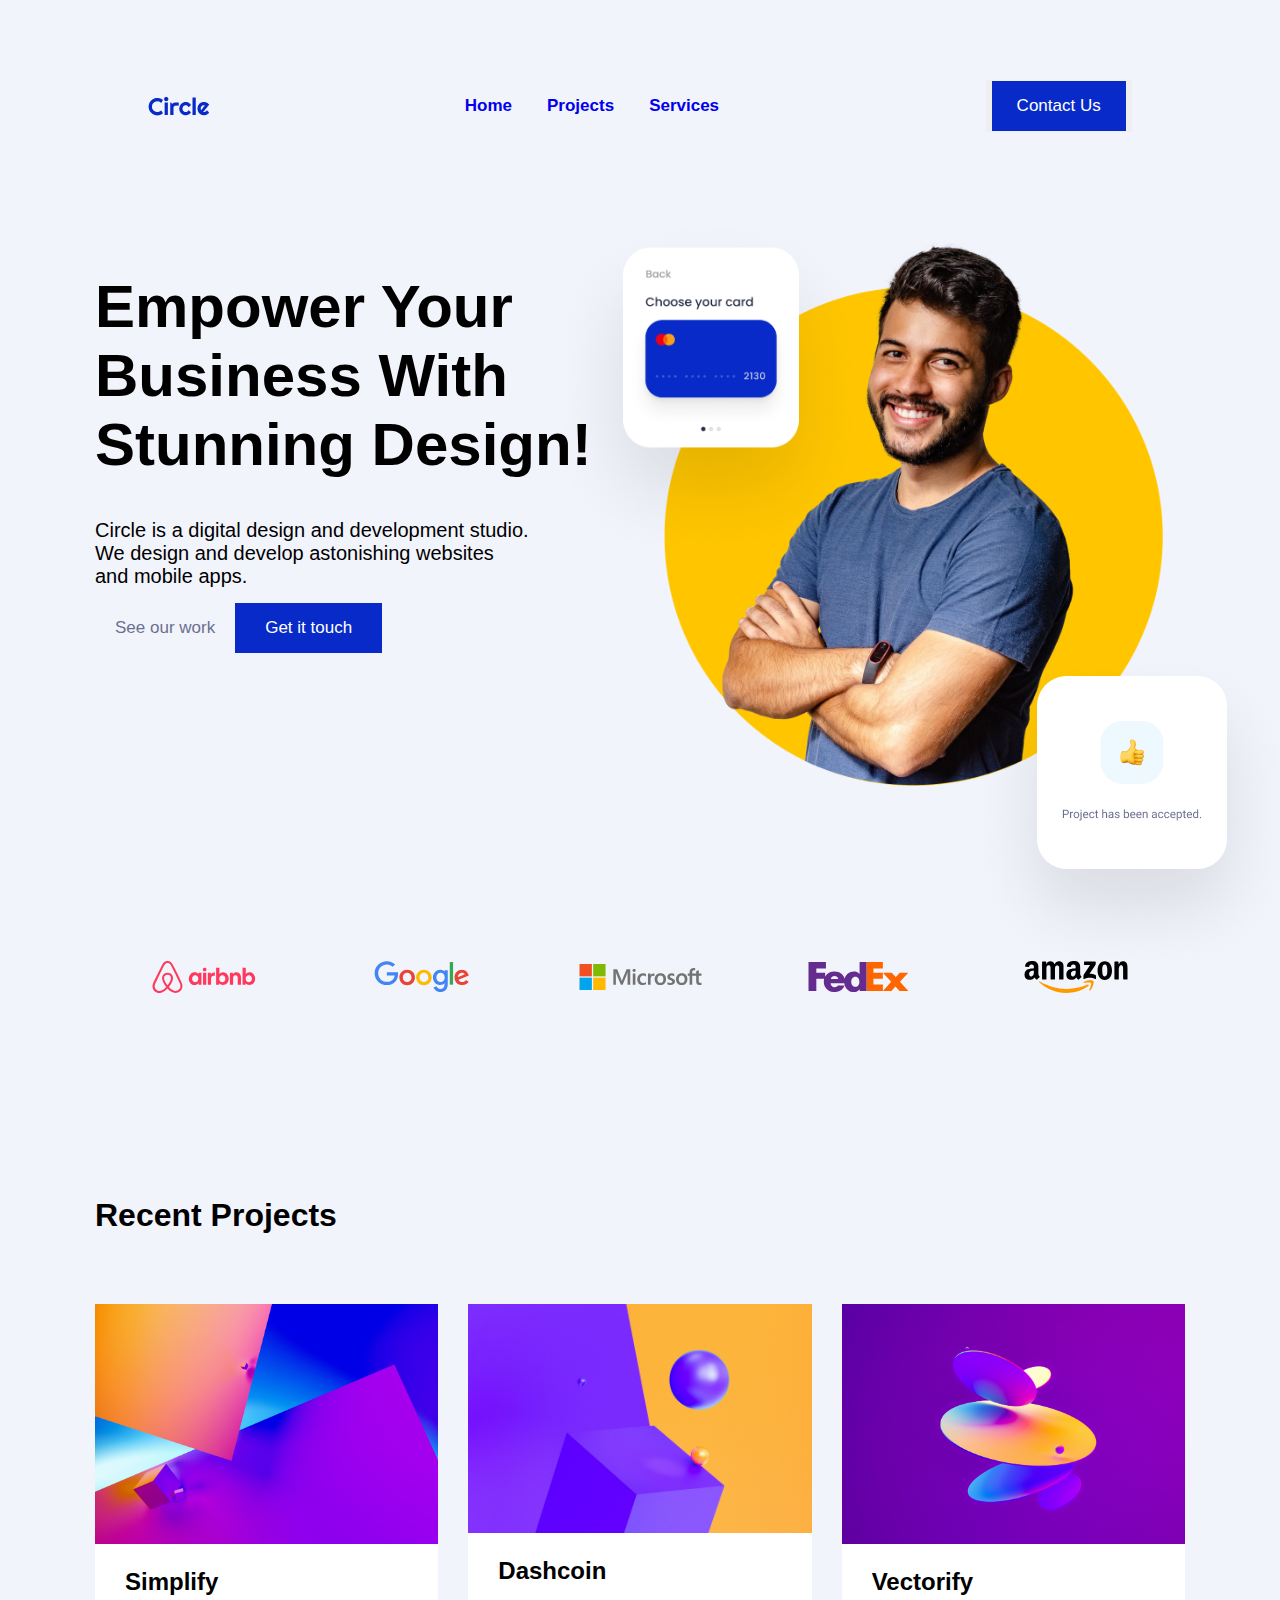
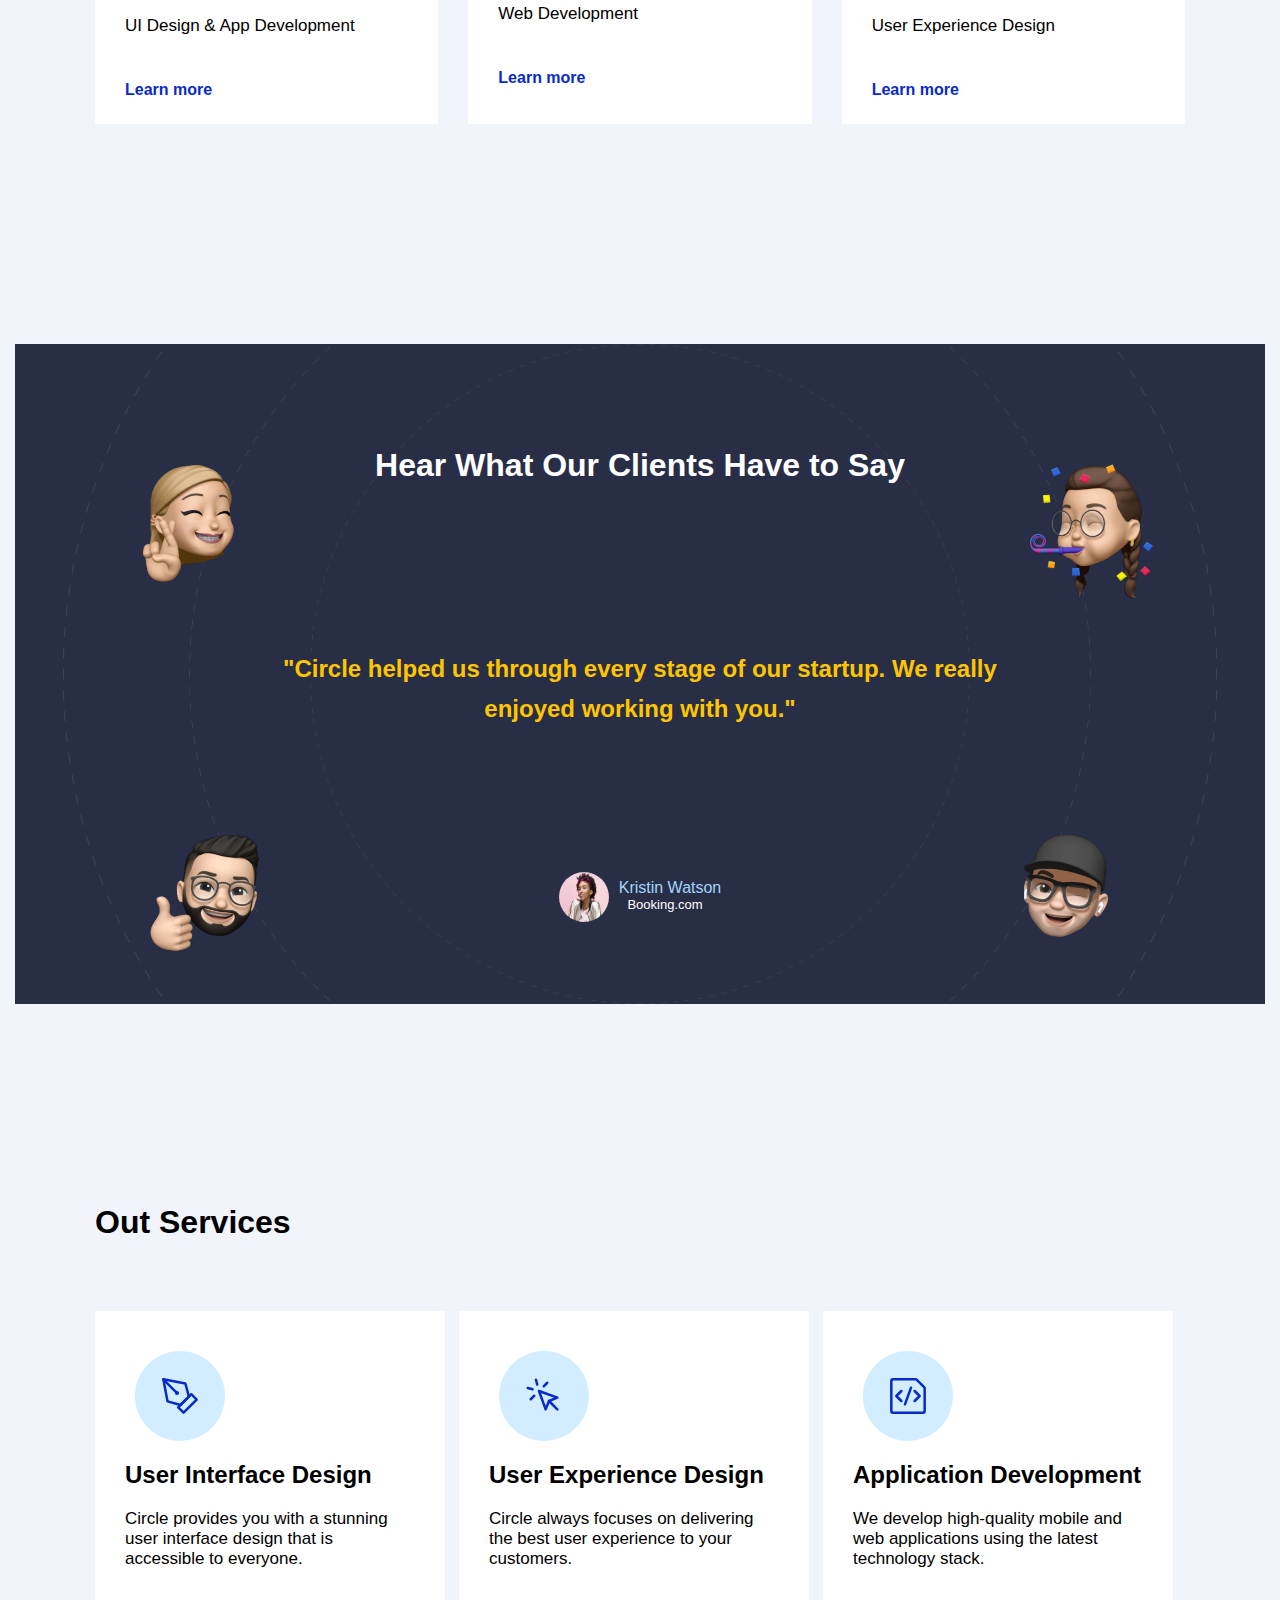
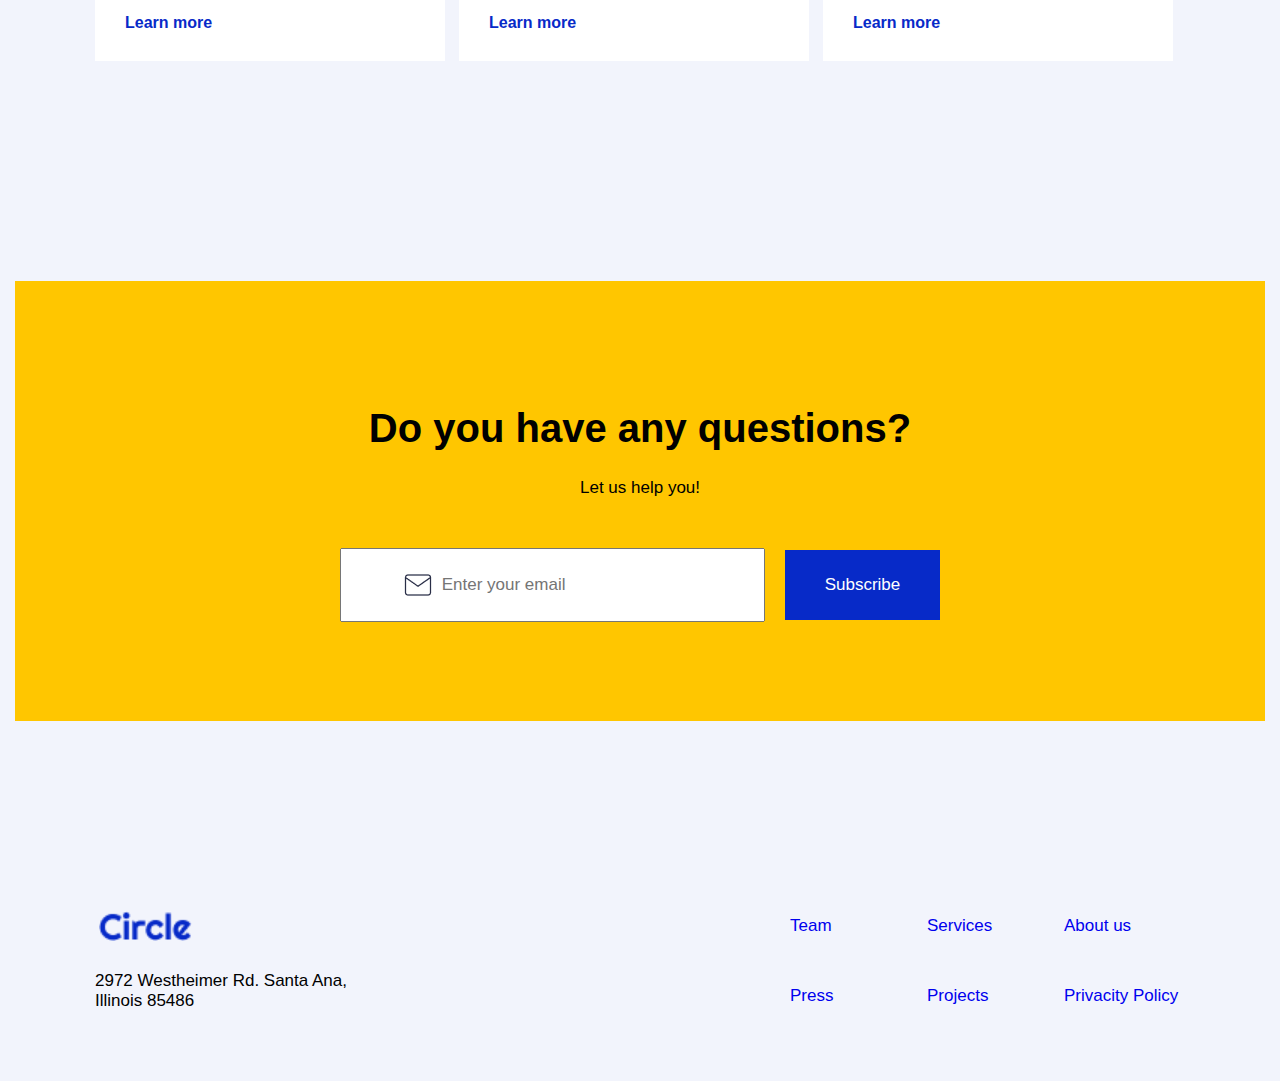
<file: index.html>
<!DOCTYPE html>
<html lang="en">
<head>
    <meta charset="UTF-8">
    <meta http-equiv="X-UA-Compatible" content="IE=edge">
    <meta name="viewport" content="width=device-width, initial-scale=1.0">
    <title>Circle Agency</title>
    <link rel="stylesheet" href="style.css" class="css">
    <link rel="shortcut icon" href="images/logopag.ico" />
    <script defer src="script.js"></script>
</head>
<body>

<!-- OPTIONS -->

<div class="container">
    <div class="options row">
      <div class="circle-logo">
        <a href="index.html"><img src="images/Logo.png"></a>
      </div>
      <div class="nav">
        <a href="index.html" target="_blank">
        Home
        </a>
        <a href="#projectsID">
        Projects
        </a>
        <a href="#servicesID">
        Services
        </a>
      </div>
      <button class="contact-btn">
        <a href="contact.html" target="_blank">Contact Us</a>
      </button>
    </div>

<!-- OPTIONS2 -->

    <div class="grid-container">
        <div class="card">
          <h1>Empower Your Business With Stunning Design!</h1>
          <span>Circle is a digital design and development studio. We design and develop astonishing websites and mobile apps.</span>
          <div class="card-btn">
            <a href="#" class="card-btn-1">See our work</a>
            <a href="#" class="card-btn-2">Get it touch</a>
          </div>
        </div>
       
        <div class="card-hero">
          <img class="image1" src="images/hero-image.png">
          <img class="image3" src="images/Card 1.png">
          <img class="image4" src="images/Card 2.png">
        </div>
      </div>    

<!-- LOGOS -->

      <div class="grid-container-logos">    
        <div class="logos">
          <img class="logo1" src="images/airbnb-logo.svg">
        </div>
        <div class="logos">
          <img class="logo2" src="images/google-logo.svg">     
        </div>
        <div class="logos">     
          <img class="logo3" src="images/microsoft-logo.svg">    
        </div>
        <div class="logos">         
          <img class="logo4" src="images/fedex-logo.svg">     
        </div>
        <div class="logos">
          <img class="logo5" src="images/amazon-logo.svg">
        </div>
      </div>   


<!-- RECENT PROJECTS -->
    <div class="projects-title">
      <h1 id="projectsID">Recent Projects</h1>
    </div>
      <div class="grid-projects">
        <div class="projects">
          <img id="imgRick" class="project1" src="images/project1.jpg">
          <h2 id="ricksanchez">Simplify</h2>
          <p id="rickDescription">UI Design & App Development</p>
          <a href="indexA.html"><span>Learn more</span></a>
          
        </div>
        <div class="projects">
          <img id="imgMorty" class="project2" src="images/project2.jpg">
          <h2 id="mortyTitle">Dashcoin</h2>
          <p id="mortyDescription">Web Development</p>
          <a href="indexB.html"><span>Learn more</span></a>
        </div>
          <div class="projects">
            <img id="imgAnts" class="project3" src="images/project3.jpg">
          <h2 id="antsTitle">Vectorify</h2>
          <p id="antsDescription">User Experience Design</p>
          <a href="indexC.html"><span>Learn more</span></a>
      </div>
  
</div>
 
  
<!-- BANNER EMOJIS -->

<div class="grid-clients">
  <div class="card-emojis">
    <img class="emoji1" src="images/memoji-1.png">
    <img class="emoji3" src="images/memoji-3.png">
  </div>

  <div class="text-clients">
    <div class="text">
      <h1>Hear What Our Clients Have to Say</h1>
      <div class="card-text">
        <h2><b>"Circle helped us through every stage of our startup. We really enjoyed working with you."</b></h2>
      </div>
      <div class="card-text-profile">
        <img class="imgprofile" src="images/profile.png">
        <div class="card-profile-text">
        <p>Kristin Watson</p>
        <span>Booking.com</span>
      </div>
      </div>
    </div>
  </div>
  

  <div class="card-emojis">
    <img class="emoji4" src="images/memoji-4.png">
    <img class="emoji2" src="images/memoji-2.png">
  </div>

</div>


<!-- OUR SERVICES -->

<div class="services-title">
  <h1 id="servicesID">Out Services</h1>
</div>
  <div class="grid-services">
    <div class="services">
      <div class="servicesicon1"></div>
      <h2>User Interface Design</h2>
      <p>Circle provides you with a stunning user interface design that is accessible to everyone.</p>
      <span>Learn more</span>
    </div>

    <div class="services">
      <div class="servicesicon2"></div>
      <h2>User Experience Design</h2>
      <p>Circle always focuses on delivering the best user experience to your customers.</p>
      <span>Learn more</span>
    </div>

      <div class="services">
        <div class="servicesicon3"></div>
      <h2>Application Development</h2>
      <p>We develop high-quality mobile and web applications using the latest technology stack.</p>
      <span>Learn more</span>
  </div>
</div>


<!-- QUESTIONS -->


  <div class="grid-contact">
    <div class="card-contact">
      <div class="text-questions">
        <h1>Do you have any questions?</h1>
        <div class="card-text-questions">
          <h2>Let us help you!</h2>
        </div>
        <form method="get">
        <div class="card-email">
          <div class="emailicon"></div>
          <input class="email-btn" type="email" placeholder="Enter your email">
          <div class="card-button">
            <a href="#" class="card-button1">Subscribe</a>
          </div>
        </div>
      </form>
      </div>
    </div>
  </div>


<!-- ABOUT -->

<div class="about-grid">
  <div class="grid-options">
  <div class="circle-logo1"></div>
    <div class="direction">2972 Westheimer Rd. Santa Ana, Illinois 85486</div>
  </div>
  <div class="options-about">
    <a href="http://google.es" target="_blank">Team</a>
    <a href="http://google.es" target="_blank">Services</a>
    <a href="http://google.es" target="_blank">About us</a>
    <a href="http://google.es" target="_blank">Press</a>
    <a href="http://google.es" target="_blank">Projects</a>
    <a href="http://google.es" target="_blank">Privacity Policy</a>
  </div>
</div>


 





</div>



</body>

</html>
</file>
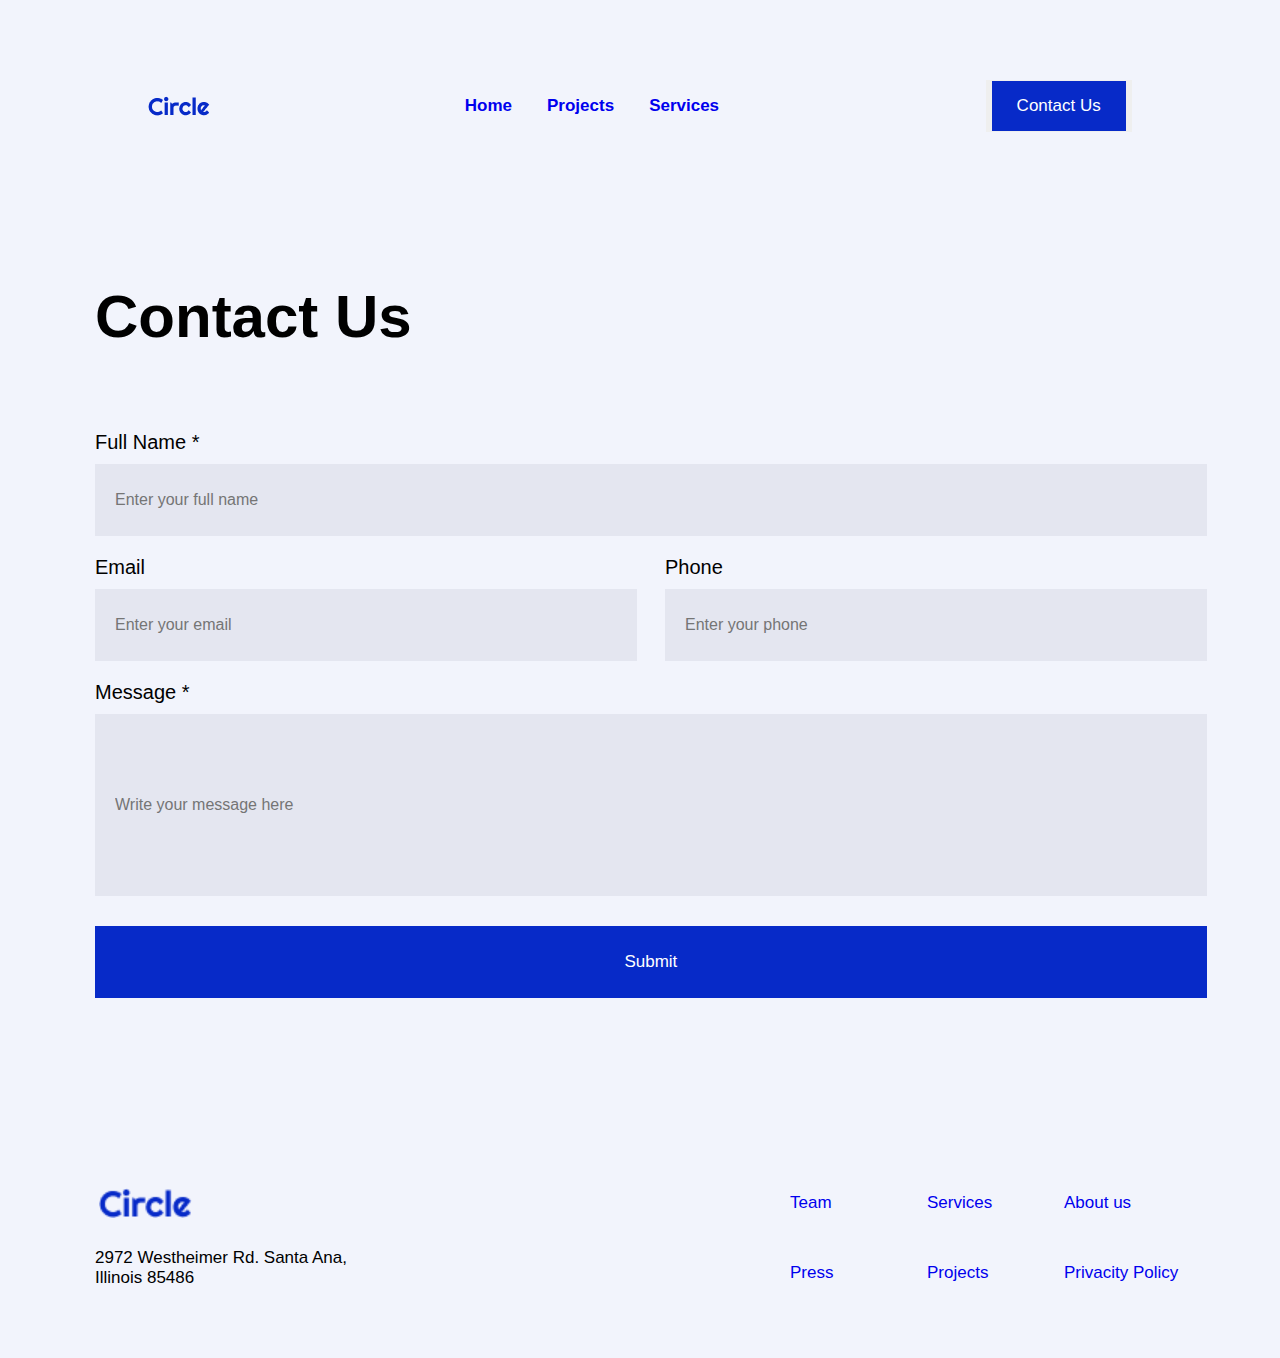
<file: contact.html>
<!DOCTYPE html>
<html lang="en">
<head>
    <meta charset="UTF-8">
    <meta http-equiv="X-UA-Compatible" content="IE=edge">
    <meta name="viewport" content="width=device-width, initial-scale=1.0">
    <title>Contact us</title>
    <link rel="stylesheet" href="style.css" class="css">
    <link rel="shortcut icon" href="images/logopag.ico" />
    <script src="script.js"></script>
</head>
<body>
    <!-- OPTIONS -->
<div class="container">
    <div class="options row">
      <div class="circle-logo">
        <a href="index.html"><img src="images/Logo.png"></a>
      </div>
      <div class="nav">
        <a href="index.html">
        Home
        </a>
        <a href="#">
        Projects
        </a>
        <a href="#">
        Services
        </a>
      </div>
      <button class="contact-btn">
        <a href="contact.html" target="_blank">Contact Us</a>
      </button>
    </div>



 <!-- FORMULARIO -->
 <form id="email-form" name="email-form" data-name="Email Form" method="get" aria-label="Email Form">
    <div class="grid-form">
        <div class="contactus-title">
            <h1>Contact Us</h1>
        </div>

        <div class="fullname">
            <label for="fullnametext" class="contact-title">Full Name *</label>
            <input class="formname-btn" type="text" required="required" placeholder="Enter your full name">
        </div>

        <div class="emailphone">
            <div class="email">
                <label for="emailtext" class="contact-title">Email</label>
                <input class="formemail-btn" type="email" placeholder="Enter your email">
            </div>
            <div class="phone">
                <label for="phonetext" class="contact-title">Phone</label>
                <input class="formphone-btn" type="text"  onclick="phonenumber()" placeholder="Enter your phone">
            </div>
        </div>

        <div class="message">
            <label for="messagetext" class="contact-title">Message *</label>
            <input class="formmessage-btn" type="text" required="required" placeholder="Write your message here">
        </div>

        <button class="form-button">
          <a class="card-button1"><input class="card-button1" type="submit" value="Submit" placeholder="Submit"></a>
        </button>

        <!--<div class="form-button">-->
         <!-- <a href="#" class="card-button1" type="submit" value="submit" placeholder="Submit" onClick="placeOrder()">Submit</a> -->
        <!--</div> -->
      </form>
    </div>


<!-- ABOUT -->

<div class="about-grid">
    <div class="grid-options">
    <div class="circle-logo1"></div>
      <div class="direction">2972 Westheimer Rd. Santa Ana, Illinois 85486</div>
    </div>
    <div class="options-about">
      <a href="http://google.es" target="_blank">Team</a>
      <a href="http://google.es" target="_blank">Services</a>
      <a href="http://google.es" target="_blank">About us</a>
      <a href="http://google.es" target="_blank">Press</a>
      <a href="http://google.es" target="_blank">Projects</a>
      <a href="http://google.es" target="_blank">Privacity Policy</a>
    </div>
  </div>













</div>


</body>
</html>
</file>
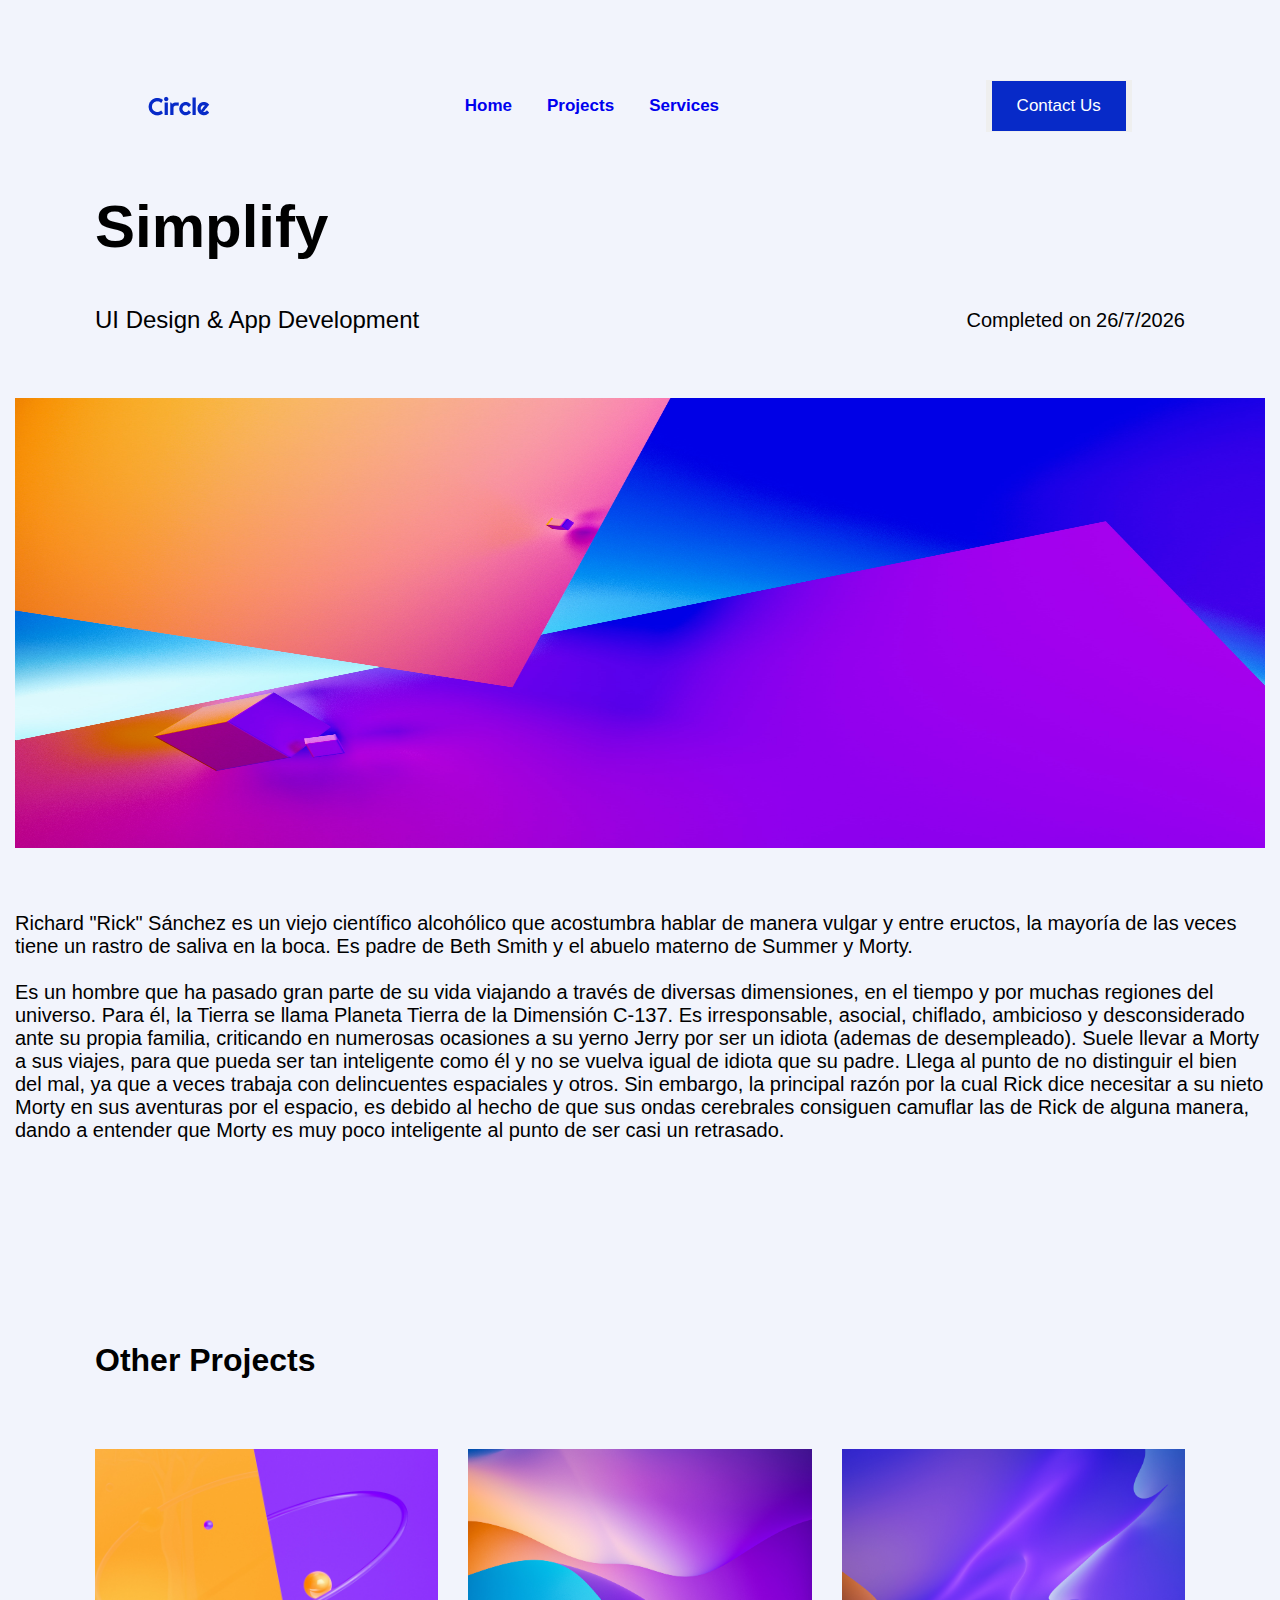
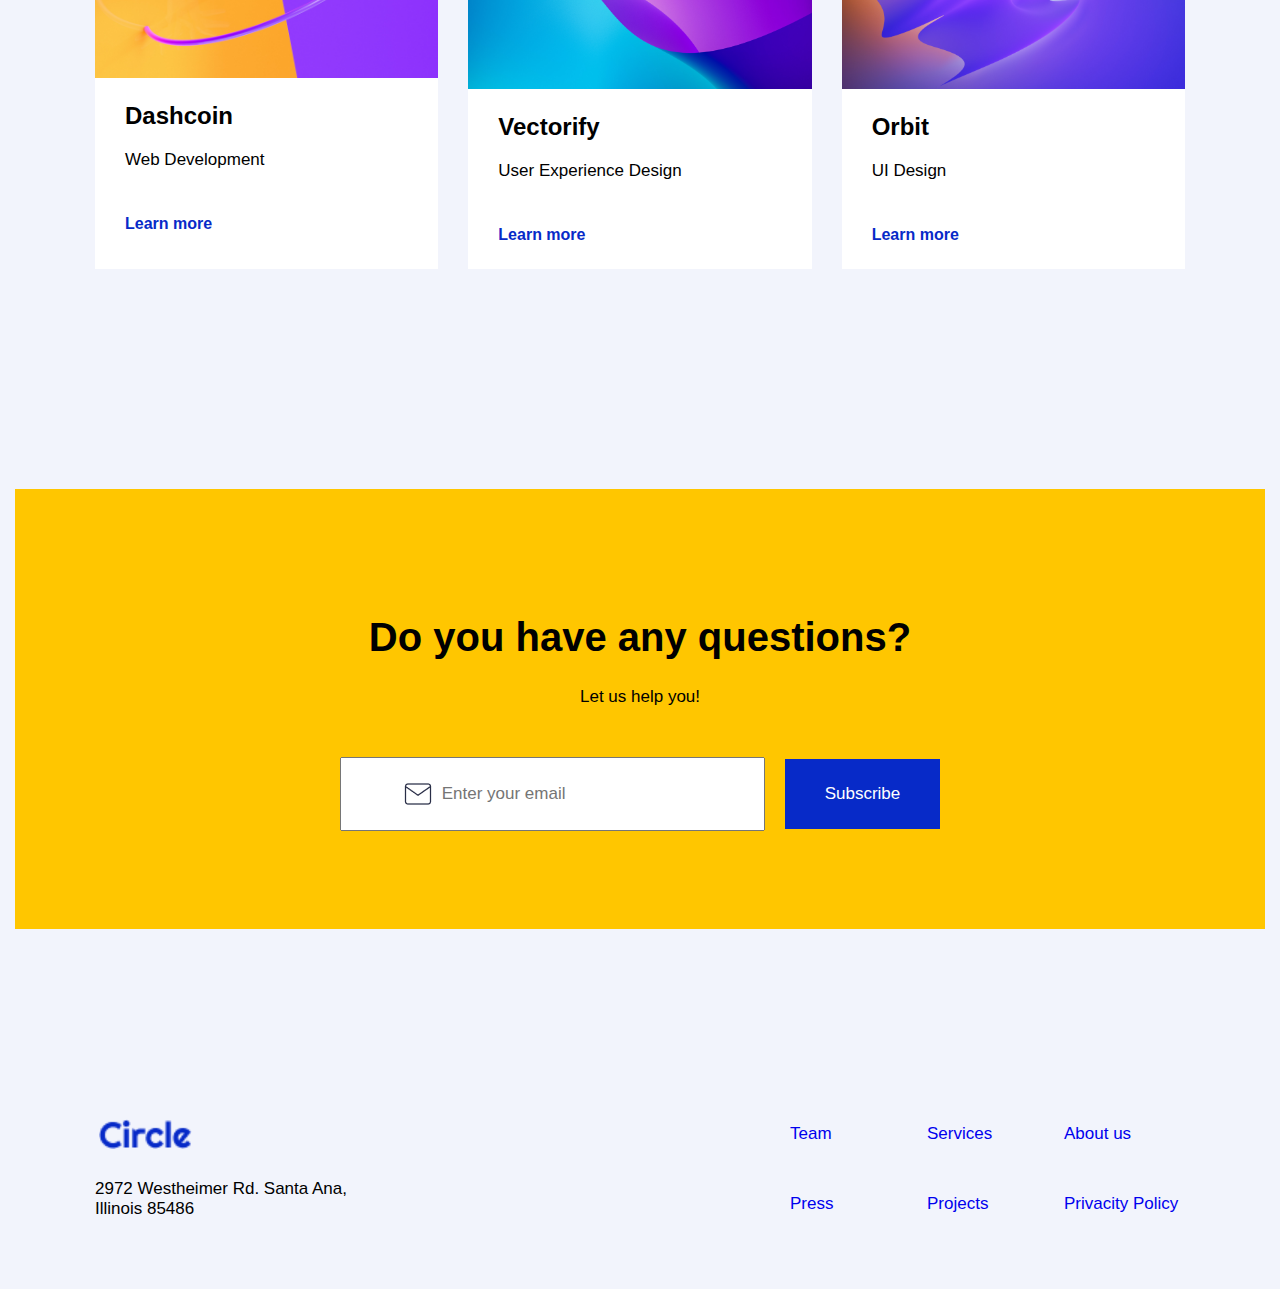
<file: indexA.html>
<!DOCTYPE html>
<html lang="en">
<head>
    <meta charset="UTF-8">
    <meta http-equiv="X-UA-Compatible" content="IE=edge">
    <meta name="viewport" content="width=device-width, initial-scale=1.0">
    <title>Circle Agency</title>
    <link rel="stylesheet" href="style.css" class="css">
    <link rel="shortcut icon" href="images/logopag.ico" />
    <script defer src="dashcoin.js"></script>
</head>
<body>

    <!-- OPTIONS -->
<div class="container">
    <div class="options row">
      <div class="circle-logo">
        <a href="index.html"><img src="images/Logo.png"></a>
      </div>
      <div class="nav">
        <a href="index.html" target="_blank">
          Home
          </a>
          <a href="#">
          Projects
          </a>
          <a href="#">
          Services
          </a>
      </div>
      <button class="contact-btn" onclick="javascript:contactUs();">
        <a href="contact.html" target="_blank">Contact Us</a>
      </button>
    </div>


    <div class="category">
      <div class="grid-info">
        <div class="title-info">
          <h1 id="ricksanchez">Simplify</h1>
        </div>
      </div>

          <div class="grid-date">
            <p id="rickDescription" class="personageD">UI Design & App Development</p>
        <div class="completedon">
          <p>Completed on</p>
          <div id="actualDate" class="date"></div>
        </div>
      </div>
    </div>
    
  

<div class="bannerimg">
  <img id="imgRick" class="banner" src="images/project1.jpg">
</div>

<div class="info">
  <p id="rickDescriptionTwo">Richard "Rick" Sánchez es un viejo científico alcohólico que acostumbra hablar de manera vulgar y entre eructos, la mayoría de las veces tiene un rastro de saliva en la boca. Es padre de Beth Smith y el abuelo materno de Summer y Morty.

    <br><br>Es un hombre que ha pasado gran parte de su vida viajando a través de diversas dimensiones, en el tiempo y por muchas regiones del universo. Para él, la Tierra se llama Planeta Tierra de la Dimensión C-137. Es irresponsable, asocial, chiflado, ambicioso y desconsiderado ante su propia familia, criticando en numerosas ocasiones a su yerno Jerry por ser un idiota (ademas de desempleado). Suele llevar a Morty a sus viajes, para que pueda ser tan inteligente como él y no se vuelva igual de idiota que su padre. Llega al punto de no distinguir el bien del mal, ya que a veces trabaja con delincuentes espaciales y otros. Sin embargo, la principal razón por la cual Rick dice necesitar a su nieto Morty en sus aventuras por el espacio, es debido al hecho de que sus ondas cerebrales consiguen camuflar las de Rick de alguna manera, dando a entender que Morty es muy poco inteligente al punto de ser casi un retrasado.</p>
</div>





<!-- OTHER PROJECTS -->

<div class="projects-title">
  <h1>Other Projects</h1>
</div>
  <div class="grid-projects">
    <div class="projects">
      <img id="einsteinImg" class="project1" src="images/project4.jpg">
      <h2 id="einsteinTitle">Dashcoin</h2>
      <p id="einsteinDescription">Web Development</p>
      <span>Learn more</span>
      
    </div>
    <div class="projects">
      <img id="agencyImg" class="project2" src="images/project5.jpg">
      <h2 id="agencyTitle">Vectorify</h2>
      <p id="agencyDescription">User Experience Design</p>
      <span>Learn more</span>
    </div>
      <div class="projects">
        <img id="abadangoImg" class="project3" src="images/project6.jpg">
      <h2 id="abadangoTitle">Orbit</h2>
      <p id="abadangoDescription">UI Design</p>
      <span>Learn more</span>
  </div>

</div>



<!-- QUESTIONS -->

<div class="grid-contact">
  <div class="card-contact">
    <div class="text-questions">
      <h1>Do you have any questions?</h1>
      <div class="card-text-questions">
        <h2>Let us help you!</h2>
      </div>
      <div class="card-email">
        <div class="emailicon"></div>
        <input class="email-btn" type="text" placeholder="Enter your email">
        <div class="card-button">
          <a href="#" class="card-button1">Subscribe</a>
        </div>
      </div>
    </div>
  </div>
</div>



<!-- ABOUT -->

<div class="about-grid">
  <div class="grid-options">
  <div class="circle-logo1"></div>
    <div class="direction">2972 Westheimer Rd. Santa Ana, Illinois 85486</div>
  </div>
  <div class="options-about">
    <a href="http://google.es" target="_blank">Team</a>
    <a href="http://google.es" target="_blank">Services</a>
    <a href="http://google.es" target="_blank">About us</a>
    <a href="http://google.es" target="_blank">Press</a>
    <a href="http://google.es" target="_blank">Projects</a>
    <a href="http://google.es" target="_blank">Privacity Policy</a>
  </div>
</div>















</div>



</body>
</html>
</file>
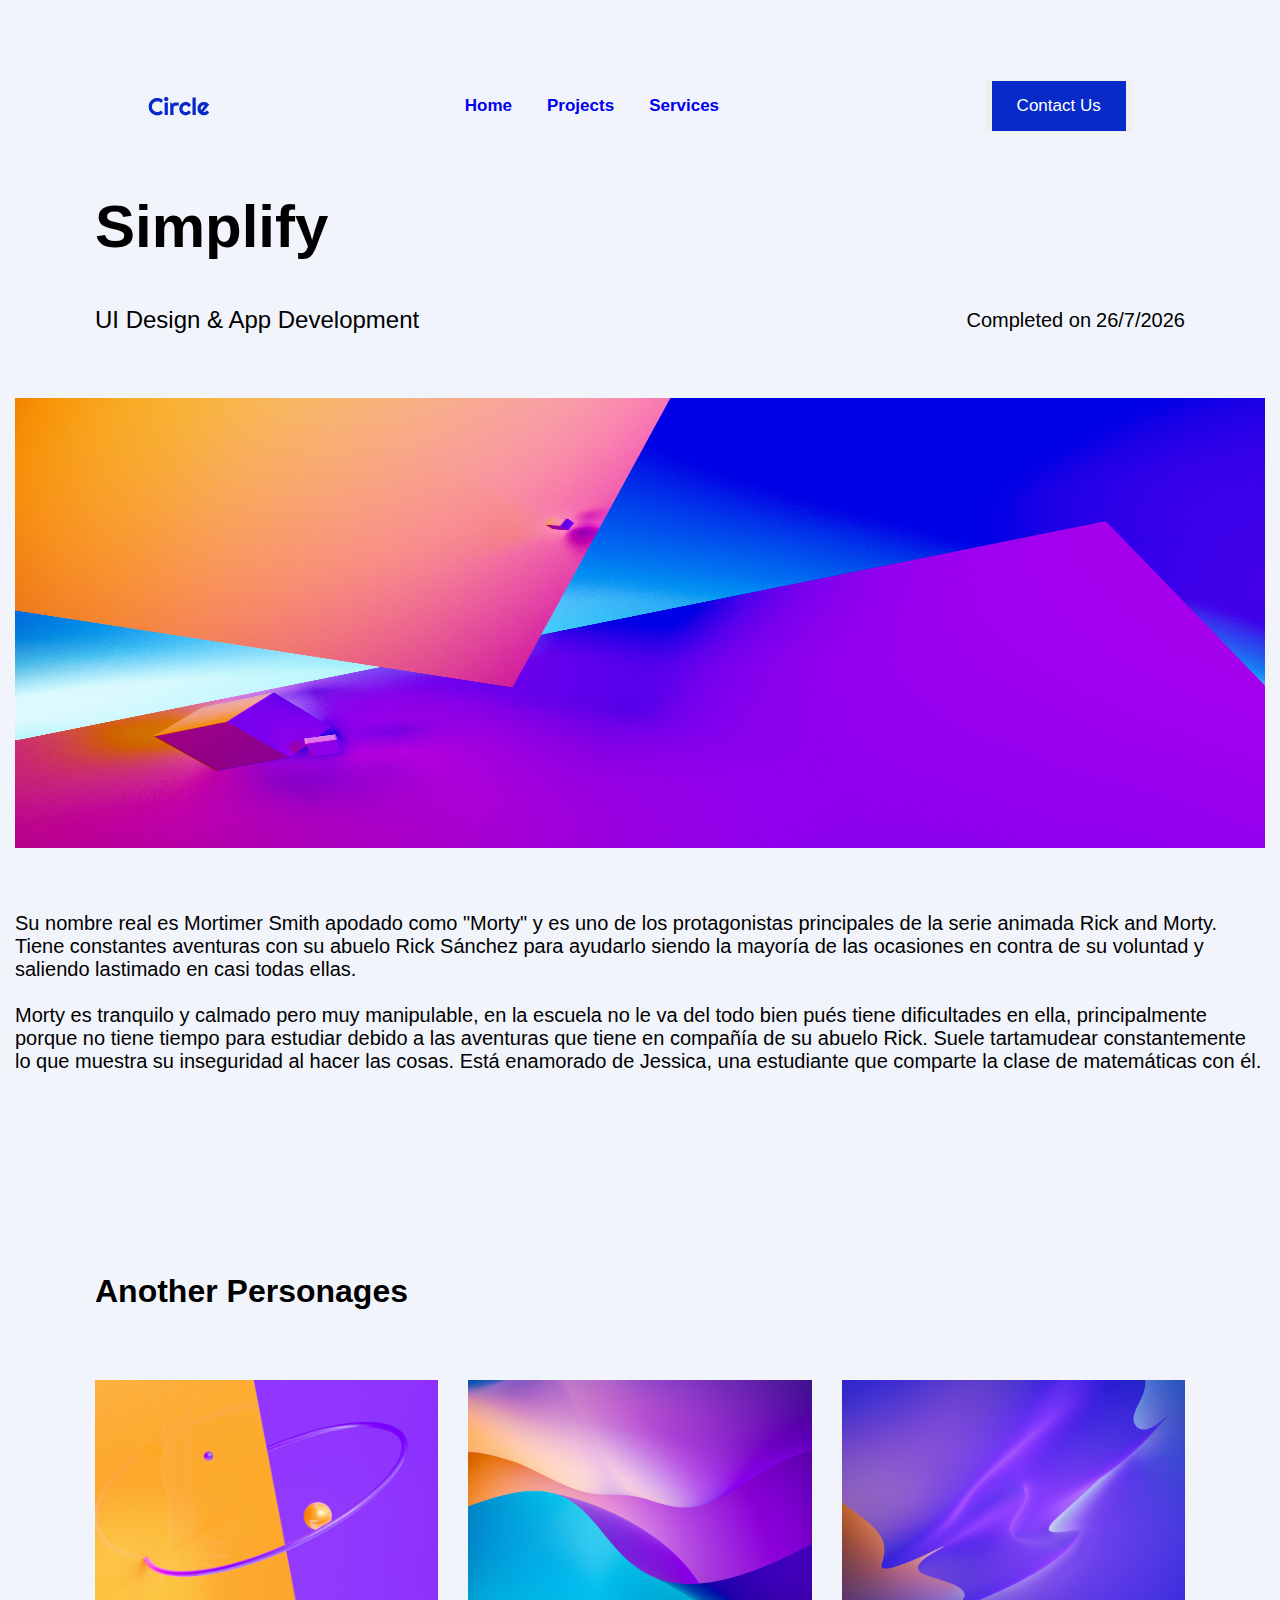
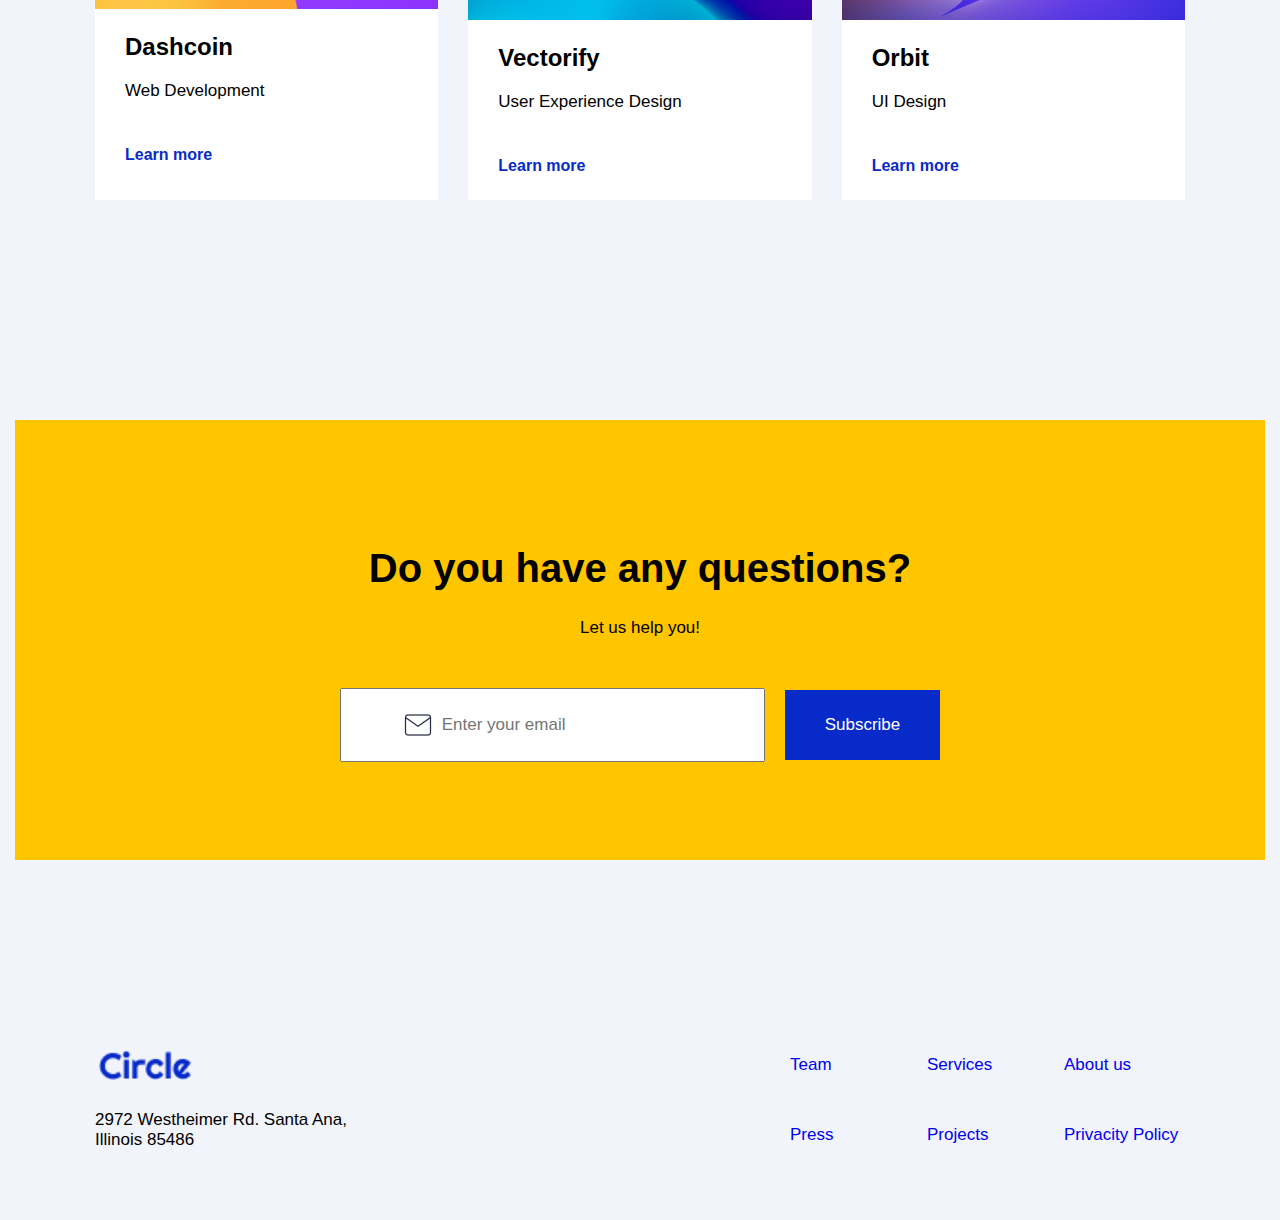
<file: indexB.html>
<!DOCTYPE html>
<html lang="en">
<head>
    <meta charset="UTF-8">
    <meta http-equiv="X-UA-Compatible" content="IE=edge">
    <meta name="viewport" content="width=device-width, initial-scale=1.0">
    <title>Circle Agency</title>
    <link rel="stylesheet" href="style.css" class="css">
    <link rel="shortcut icon" href="images/logopag.ico" />
    <script defer src="vectorify.js"></script>
</head>
<body>

    <!-- OPTIONS -->
<div class="container">
    <div class="options row">
      <div class="circle-logo">
        <a href="index.html"><img src="images/Logo.png"></a>
      </div>
      <div class="nav">
        <a href="index.html" target="_blank">
        Home
        </a>
        <a href="#">
        Projects
        </a>
        <a href="#">
        Services
        </a>
      </div>
      <button class="contact-btn" onclick="javascript:contactUs();">
        <a href="contact.html" target="_blank">Contact Us</a>
      </button>
    </div>



      <div class="category">
        <div class="grid-info">
          <div class="title-info">
            <h1 id="mortyTitle">Simplify</h1>
          </div>
        </div>
  
            <div class="grid-date">
              <p id="mortyDescription" class="personageD">UI Design & App Development</p>
          <div class="completedon">
            <p>Completed on</p>
            <div id="actualDate" class="date">2/2/22</div>
          </div>
        </div>
      </div>
  

<div class="bannerimg">
  <img id="imgMorty" class="banner" src="images/project1.jpg">
</div>

<div class="info">
  <p id="mortyDescriptionTwo">Su nombre real es Mortimer Smith apodado como "Morty" y es uno de los protagonistas principales de la serie animada Rick and Morty. Tiene constantes aventuras con su abuelo Rick Sánchez para ayudarlo siendo la mayoría de las ocasiones en contra de su voluntad y saliendo lastimado en casi todas ellas.

    <br><br>Morty es tranquilo y calmado pero muy manipulable, en la escuela no le va del todo bien pués tiene dificultades en ella, principalmente porque no tiene tiempo para estudiar debido a las aventuras que tiene en compañía de su abuelo Rick.

    Suele tartamudear constantemente lo que muestra su inseguridad al hacer las cosas. Está enamorado de Jessica, una estudiante que comparte la clase de matemáticas con él.</p>
</div>





<!-- OTHER PROJECTS -->

<div class="projects-title">
  <h1>Another Personages</h1>
</div>
  <div class="grid-projects">
    <div class="projects">
      <img id="summerImg" class="project1" src="images/project4.jpg">
      <h2 id="summerTitle">Dashcoin</h2>
      <p id="summerDescription">Web Development</p>
      <span>Learn more</span>
    </div>
    <div class="projects">
      <img id="amishImg" class="project2" src="images/project5.jpg">
      <h2 id="amishTitle">Vectorify</h2>
      <p id="amishDescription">User Experience Design</p>
      <span>Learn more</span>
    </div>
      <div class="projects">
        <img id="antennaImg" class="project3" src="images/project6.jpg">
      <h2 id="antennaTitle">Orbit</h2>
      <p id="antennaDescription">UI Design</p>
      <span>Learn more</span>
  </div>

</div>



<!-- QUESTIONS -->

<div class="grid-contact">
  <div class="card-contact">
    <div class="text-questions">
      <h1>Do you have any questions?</h1>
      <div class="card-text-questions">
        <h2>Let us help you!</h2>
      </div>
      <div class="card-email">
        <div class="emailicon"></div>
        <input class="email-btn" type="text" placeholder="Enter your email">
        <div class="card-button">
          <a href="#" class="card-button1">Subscribe</a>
        </div>
      </div>
    </div>
  </div>
</div>



<!-- ABOUT -->

<div class="about-grid">
  <div class="grid-options">
  <div class="circle-logo1"></div>
    <div class="direction">2972 Westheimer Rd. Santa Ana, Illinois 85486</div>
  </div>
  <div class="options-about">
    <a href="http://google.es" target="_blank">Team</a>
    <a href="http://google.es" target="_blank">Services</a>
    <a href="http://google.es" target="_blank">About us</a>
    <a href="http://google.es" target="_blank">Press</a>
    <a href="http://google.es" target="_blank">Projects</a>
    <a href="http://google.es" target="_blank">Privacity Policy</a>
  </div>
</div>















</div>



</body>
</html>
</file>
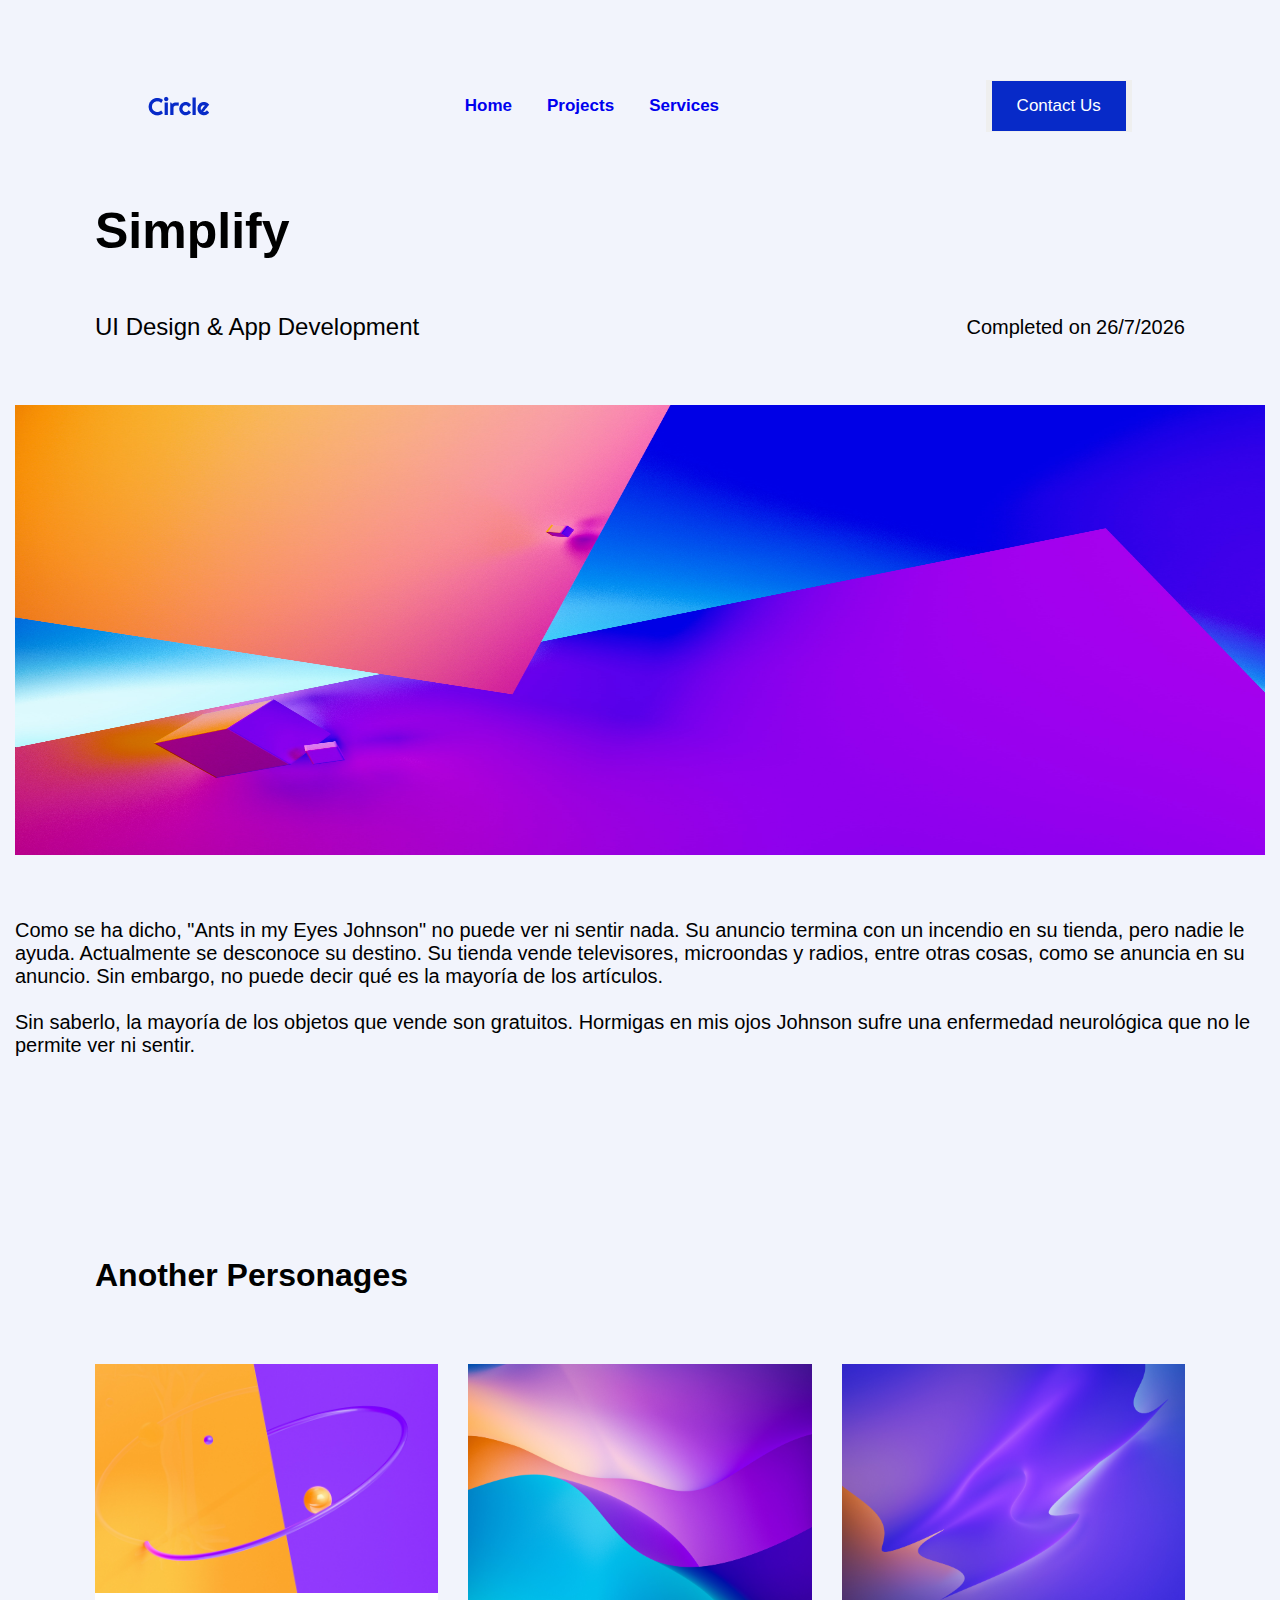
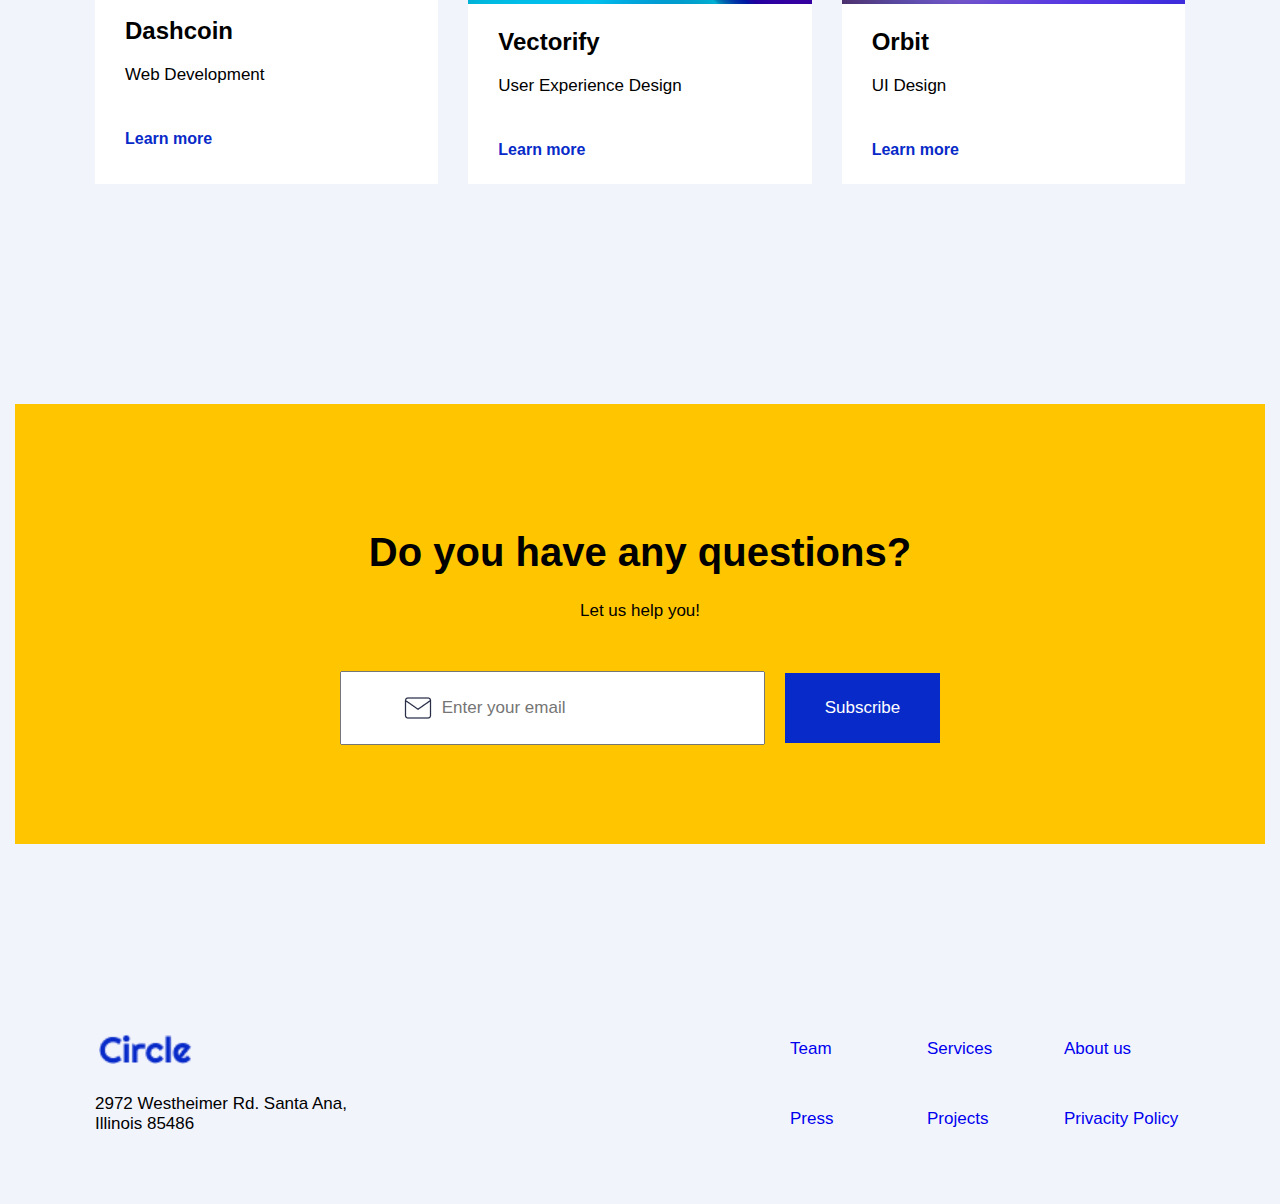
<file: indexC.html>
<!DOCTYPE html>
<html lang="en">
<head>
    <meta charset="UTF-8">
    <meta http-equiv="X-UA-Compatible" content="IE=edge">
    <meta name="viewport" content="width=device-width, initial-scale=1.0">
    <title>Circle Agency</title>
    <link rel="stylesheet" href="style.css" class="css">
    <link rel="shortcut icon" href="images/logopag.ico" />
    <script defer src="simplify.js"></script>
</head>
<body>

    <!-- OPTIONS -->
<div class="container">
    <div class="options row">
      <div class="circle-logo">
        <a href="index.html"><img src="images/Logo.png"></a>
      </div>
      <div class="nav">
        <a href="index.html" target="_blank">
          Home
          </a>
          <a href="#">
          Projects
          </a>
          <a href="#">
          Services
          </a>
      </div>
      <button class="contact-btn" onclick="javascript:contactUs();">
        <a href="contact.html" target="_blank">Contact Us</a>
      </button>
    </div>


      <div class="category">
        <div class="grid-info">
          <div class="title-info-c">
            <h1 id="antsTitle">Simplify</h1>
          </div>
        </div>
  
            <div class="grid-date">
              <p id="antsDescription" class="personageD">UI Design & App Development</p>
          <div class="completedon">
            <p>Completed on</p>
            <div id="actualDate" class="date">2/2/22</div>
          </div>
        </div>
      </div>


<div class="bannerimg">
  <img id="imgAnts" class="banner" src="images/project1.jpg">
</div>

<div class="info">
  <p id="abradolfDescriptionTwo">Como se ha dicho, "Ants in my Eyes Johnson" no puede ver ni sentir nada. Su anuncio termina con un incendio en su tienda, pero nadie le ayuda. Actualmente se desconoce su destino.
    Su tienda vende televisores, microondas y radios, entre otras cosas, como se anuncia en su anuncio. Sin embargo, no puede decir qué es la mayoría de los artículos.

    <br><br>Sin saberlo, la mayoría de los objetos que vende son gratuitos.
    Hormigas en mis ojos Johnson sufre una enfermedad neurológica que no le permite ver ni sentir.</p>
</div>





<!-- OTHER PROJECTS -->

<div class="projects-title">
  <h1>Another Personages</h1>
</div>
  <div class="grid-projects">
    <div class="projects">
      <img id="abradolfImg" class="project1" src="images/project4.jpg">
      <h2 id="abradolfTitle">Dashcoin</h2>
      <p id="abradolfDescription">Web Development</p>
      <span>Learn more</span>
    </div>
    <div class="projects">
      <img id="annieImg" class="project2" src="images/project5.jpg">
      <h2 id="annieTitle">Vectorify</h2>
      <p id="annieDescription">User Experience Design</p>
      <span>Learn more</span>
    </div>
      <div class="projects">
        <img id="alienImg" class="project3" src="images/project6.jpg">
      <h2 id="alienTitle">Orbit</h2>
      <p id="alienDescription">UI Design</p>
      <span>Learn more</span>
  </div>

</div>



<!-- QUESTIONS -->

<div class="grid-contact">
  <div class="card-contact">
    <div class="text-questions">
      <h1>Do you have any questions?</h1>
      <div class="card-text-questions">
        <h2>Let us help you!</h2>
      </div>
      <div class="card-email">
        <div class="emailicon"></div>
        <input class="email-btn" type="text" placeholder="Enter your email">
        <div class="card-button">
          <a href="#" class="card-button1">Subscribe</a>
        </div>
      </div>
    </div>
  </div>
</div>



<!-- ABOUT -->

<div class="about-grid">
  <div class="grid-options">
  <div class="circle-logo1"></div>
    <div class="direction">2972 Westheimer Rd. Santa Ana, Illinois 85486</div>
  </div>
  <div class="options-about">
    <a href="http://google.es" target="_blank">Team</a>
    <a href="http://google.es" target="_blank">Services</a>
    <a href="http://google.es" target="_blank">About us</a>
    <a href="http://google.es" target="_blank">Press</a>
    <a href="http://google.es" target="_blank">Projects</a>
    <a href="http://google.es" target="_blank">Privacity Policy</a>
  </div>
</div>















</div>



</body>
</html>
</file>
<file: style.css>
body {
    margin: 0;
    background-color: #F2F4FC;
    font-family: Roboto, sans-serif;
    
    
}

.container {
  margin-right: auto;
  margin-left: auto;
  padding-left: 15px;
  padding-right: 15px;
  max-width: 1320px;
}

.options {
    display: flex;
    justify-content: space-around;
    padding-top: 80px;
    font-size: 17px;
}

.nav {
    display: flex;
    gap: 35px;
    font-weight: bold;
  }


.circle-logo {
  display: flex;
  width: 50px;
  height: 20px;
  align-self: center;
}



  .container a {
    display: flex;
    text-decoration: none;
    align-items: center;  
    justify-content: center;
  }

  .contact-btn {
    border:none
  }

  .contact-btn a{
    background-color: #072AC8;
    color: white;
    padding: 15px 25px 15px 25px;
    font-size: 17px;
    
  }

  .contact-btn a {
    color:white
  }

  .contact-btn a:hover {
    background-color: #323532; 
    color: white;
  }


  .grid-container{
    display: grid;
    grid-template-columns: 1fr 1fr;
    justify-content: center;
    margin-bottom: 50px;
    padding-top: 100px;
    padding-bottom: 20px;
    margin-left: 80px;
    margin-right: 80px;
    
  }

  .card-btn {
    margin-top: 15px;
    justify-content: flex-start;
    align-items: center;
    display: flex; 
  }

.card-btn-1 {
    color: #6b708d;
    padding: 10px 20px 10px 20px;
    font-size: 17px;
    
  
}

.card-btn-2 {
    background-color: #072AC8;
    color: white;
    font-size: 17px;
    padding: 15px 30px 15px 30px;
    
     
}


  .card-hero {
    display: flex;
    justify-content: center;
    position: relative;
  }


    .image1 {
    max-width: 500px;
    }

   

    .image3 {
    position: absolute;
    z-index: 1;
    left: -19%;
    top: -5%;
    right: auto;
    bottom: auto;
    max-width: 350px;
    }
    
    .image4 {
    position: absolute;
    z-index: 1;
    left: auto;
    top: auto;
    right: -22%;
    bottom: -35%;
    max-width: 350px;
    }



.card {
    display: flex;
    flex-direction: column;
}

.card h1{
    font-size: 60px;
}

.card span{
    font-size: 20px;
    max-width: 435px;
}





.grid-container-logos {
  display: grid;
  grid-template-columns: 1fr 1fr 1fr 1fr 1fr;
  margin-top: 150px;
  align-items: center;
  justify-items: center;
  margin-left: 80px;
  margin-right: 80px;

}


.projects-title {
  margin-top: 200px;
  margin-left: 80px;
}


.grid-projects {
  display: grid;
  grid-template-columns: 1fr 1fr 1fr;
  justify-content: center;
  gap: 30px;
  margin-left: 80px;
  margin-right: 80px;
  margin-top: 70px;
 
  
}
.grid-projects h2 {
margin-left: 30px;
}

.grid-projects p {
  margin-left: 30px;
  margin-bottom: 45px;
  font-size: 17px;
  }

  .grid-projects span {
    font-weight: bold;
    color: #072AC8;
    margin-left: 30px;
   
    }

    .projects span {
      margin-right: auto;
    }
    


.projects img {
  width: 100%;
  max-height: 240px;
  justify-items: center;
  object-fit: cover;
}

.projects {
  background-color: white;
  height: 420px;
}


.grid-clients {
  background-color: #292E47;
  background-image: url(images/orbit.png);
  background-size: cover;
  background-repeat: no-repeat;
  background-position: center;
  display: grid;
  grid-template-columns: 1fr 3fr 1fr;
  padding-top: 20px;
  padding-bottom: 20px;
  margin-top: 220px;
  height: 620px;
  position: relative;
}



.grid-clients h1{
  color:white;
}

  
.grid-clients h2 {
  color: #FFC600;
  line-height: 40px;
}
  



.emoji1 {
  max-width: 160px;
  position: absolute;
  top: 15%;
  left: 7%;
}

.emoji2 {
  max-width: 160px;
  position: absolute;
  bottom: 5%;
  right: 10%;
}

.emoji3 {
  max-width: 160px;
  position: absolute;
  bottom: 5%;
  left: 9%;
 

}

.emoji4 {
  max-width: 160px;
  position: absolute;
  top: 15%;
  right: 7%;
  
}

.imgprofile {
  max-width: 50px;
  height: 50px;
  border-radius: 50%;
}

.card-text-profile {
  line-height: 0px;
  display: flex;
  justify-content: center;
}

.card-text-profile p {
color: #A2D6F9;
margin-left: 10px;
}

.card-text-profile span {
  color: white;
  font-size: 13px;
}



.text-clients {
  height: 100%;
  text-align: center;
  justify-content: space-around;
  display: flex;
  flex-direction: column;
  
}



.text-description {
  color:white
}


.text {
  display: contents;
}


.card-emojis {
  height: 100%;
}



.services-title{
  margin-top: 200px;
}

.servicesicon1 {
  width: 50px;
  height: 50px;
  margin-top: 40px;
  margin-left: 40px;
  max-width: 350px;
  justify-items: center;
  border-radius: 50%;
  background-color: #D1EDFF;
  background-image: url(images/service1.svg);
  background-position: 50% 50%;
  background-repeat: no-repeat;
  padding: 20px 20px 20px 20px;
}


.servicesicon2 {
  width: 50px;
  height: 50px;
  margin-top: 40px;
  margin-left: 40px;
  max-width: 350px;
  justify-items: center;
  border-radius: 50%;
  background-color: #D1EDFF;
  background-image: url(images/service2.svg);
  background-position: 50% 50%;
  background-repeat: no-repeat;
  padding: 20px 20px 20px 20px;
}


.servicesicon3 {
  width: 50px;
  height: 50px;
  margin-top: 40px;
  margin-left: 40px;
  max-width: 350px;
  justify-items: center;
  border-radius: 50%;
  background-color: #D1EDFF;
  background-image: url(images/service3.svg);
  background-position: 50% 50%;
  background-repeat: no-repeat;
  padding: 20px 20px 20px 20px;
}


.services-title {
  margin-left: 80px;
}
.services h2 {
  margin-left: 30px;
  
}

.services p {
  margin-left: 30px;
  margin-bottom: 45px;
  margin-right: 40px;
  font-size: 17px;
}

.services span {
  font-weight: bold;
  color: #072AC8;
  margin-left: 30px;

}



.grid-services {
  display: grid;
  grid-template-columns: 1fr 1fr 1fr;
  justify-content: center;
  gap: 2px;
  margin-top: 70px;
  margin-left: 80px;
  margin-right: 80px;

}


.services {
  background-color: white;
  width: 350px;
  height: 350px;
}





.grid-contact {
  background-color: #FFC600;
  background-size: cover;
  background-repeat: no-repeat;
  background-position: center;
  display: grid;
  grid-template-columns: 1fr;
  padding-top: 20px;
  padding-bottom: 20px;
  margin-top: 220px;
  height: 400px;
  position: relative;
}



.card-contact {
text-align: center;
justify-content: space-around;
display: flex;
flex-direction: column;
}

.text-questions h1 {
  font-size: 40px;
}

.card-text-questions h2 {
  font-size: 17px;
  font-weight: normal;
}

.card-email {
  align-items: center;
  justify-content: center;
  display: flex;
  gap: 20px;
  margin-top: 50px;
}



.emailicon {
  position: absolute;
  background-image: url(images/mail.png);
  background-repeat: no-repeat;
  left: 31%;
  right: auto;
  bottom: auto;
  width: 30px;
  height: 30px;
}



.card-button {
  background-color: #072AC8;
  font-size: 17px;
  display: flex;
  justify-content: center;
  padding: 25px 40px;
}


.email-btn {
  padding: 25px 100px;
  font-size: 17px;

}

.card-button1 {
  color: white;
  background-color: #072AC8;
  border: none;
  font-size: 17px;
}




.about-grid {
  display: grid;
  grid-template-columns: 1fr 1fr;
  justify-content: center;
  margin-bottom: 50px;
  padding-top: 100px;
  padding-bottom: 20px;
  margin-left: 80px;
  margin-right: 80px;
  margin-top: 90px
}



.circle-logo1 {
  width: 100px;
  height: 30px;
  margin-bottom: 30px;
  background-image: url(images/Logo.png);
  background-position: 50% 50%;
  background-size: contain;
  background-repeat: no-repeat;
}

.options-about {
  display: grid;
  grid-auto-columns: 1fr;
  grid-column-gap: 16px;
  grid-row-gap: 40px;
  grid-template-columns: 1fr 1fr 1fr;
  justify-items: start;
  margin-left: 150px;
  font-size: 17px;
}


.direction {
  font-size: 17px;
}

.grid-options {
  margin-right: 280px;
}





/* INDEXA HTML */


.category {
  margin-left: 80px;
  margin-right: 80px;
}


.grid-info {
  display: grid;
  grid-template-columns: 1fr 1fr;
  margin-top: 40px;
  line-height: 30px;
}


.title-info h1 {
  font-size: 60px;
}

.title-info p {
  font-size: 24px;
}

.grid-date {
  display: grid;
  grid-template-columns: 1fr 1fr;
}

.personageD {
  font-size: 24px;
}



.completedon {
  display: flex;
  justify-content: end;
  align-items: center;
  gap: 5px;
  font-size: 20px;
}

.date {
  display: flex;
  justify-content: flex-end;
  font-size: 20px;
}

.banner {
  width: 100%;
  height: 450px;
  object-fit: cover;
  margin-top: 40px;
  margin-bottom: 40px;
  object-fit: initial;
}


.info p {
  font-size: 20px;
}

/* INDEX C */

.title-info-c h1 {
  font-size: 50px;
  line-height: 50px
}


/* CONTACT US HTML */


.grid-form {
  margin-right: 80px;
  margin-left: 80px;
  margin-top: 150px;
}

.contactus-title h1 {
  font-size: 60px;
}



.fullname {
  margin-top: 80px;
}

.contact-title {
  font-size: 20px;
}

.formname-btn {
  width: 100%;
  height: 70px;
  border: 1px none #000;
  background-color: rgba(107, 112, 141, 0.1);
  padding-left: 20px;
  margin-top: 10px;
  font-size: 16px;
}


.emailphone {
  display: flex;
  gap: 50px;
  margin-top: 20px;
}

.phone {
  width: 100%;
}

.email {
  width: 100%;
}

.formemail-btn {
  width: 100%;
  height: 70px;
  border: 1px none #000;
  background-color: rgba(107, 112, 141, 0.1);
  padding-left: 20px;
  margin-top: 10px;
  font-size: 16px;
}


.formphone-btn {
  width: 100%;
  height: 70px;
  border: 1px none #000;
  background-color: rgba(107, 112, 141, 0.1);
  padding-left: 20px;
  margin-top: 10px;
  font-size: 16px;
}



.message{
  margin-top: 20px;
}

.formmessage-btn {
  width: 100%;
  height: 180px;
  border: 1px none #000;
  background-color: rgba(107, 112, 141, 0.1);
  padding-left: 20px;
  margin-top: 10px;
  font-size: 16px;
  
}


.form-button {
  background-color: #072AC8;
  font-size: 17px;
  display: flex;
  justify-content: center;
  padding: 25px 16px;
  width: 102%;
  margin-top: 30px;
  border: none;
}




/* RESPONSIVE */


  @media (max-width: 768px) { 

    body {
        margin-left: 0px;
    
    }

    .container {
      max-width: 768px;

    }
    
  

    .card {
       text-align: center;
       margin-top: -70px;
       
    }

    .card h1 {
      font-size: 38px;
      font-weight: bold;
   }

    .card span {
      text-align: center;
      margin-top: 20px;
      font-size: 17px;
      line-height: 25px;
      max-width: 768px;
      
   }


    .grid-container {
        width: 100%;
        display: grid;
        grid-template-columns: 1fr;
        margin-left: 0px;
        
    }

   

    .card-btn {
      flex-direction: row-reverse;
      margin-top: 30px;
      justify-content: center;
    }

    .card-hero {
        width: 100px;
        justify-self: center;
        margin-top: 20px;
    }


    .image1 {
      display: flex;
      max-width: 600px;
      margin-top: 30px;
    }
    
   

    .image3 {
        width: 100px;
        visibility: hidden;
    }

    .image4 {
        width: 100px;
        visibility: hidden;
    }


    .logo5 {
      display: none;
    }

    .grid-container-logos {
      display: grid;
      grid-template-columns: 1fr 1fr;
      margin-top: 20px;
      justify-items: center;
      grid-row-gap: 50px;

  }


  .projects-title {
    text-align: center;
    margin-left: 0px;
  }



  .grid-projects {
    grid-template-columns: 1fr;
    margin-top: 20px;
    gap: 20px;
    margin-left: 0px;
    margin-right: 0px;
  }

 
  
  .projects {
    background-color: white;
  }


  .project1 {
  width: 100%;
  height: 240px;
  display: flex;

  }

.text h1 {
  font-size: 40px;
  line-height: 60px;
  margin-right: 150px;
  margin-left: 150px;
  margin-top: -20px;
}

.text h2 {
  margin-right: 50px;
  margin-left: 50px;
  margin-bottom: 60px;
}

.grid-clients {
  height: 450px;
  margin-top: 50px;
  grid-template-columns: 1fr;
}


  .emoji1{
    display: none;
  }
  
  .emoji2{
    display: none;
  }

  .emoji3{
    display: none;
  }

  .emoji4{
    display: none;
  }



.grid-services {
  display: grid;
  grid-template-columns: 1fr;
  justify-content: center;
  gap: 2px;
  margin-top: 70px;
  margin-left: 80px;
  margin-right: 80px;
}


.services-title {
  margin-left: 0px;
  text-align: center;
  margin-top: 40px;
}

.grid-services {
  grid-template-columns: 1fr;
  gap: 15px;
  margin-left: auto;
  margin-right: auto;
  margin-top: 10px;
}

.services {
  width: 100%;
  height: 320px;
  
}


.grid-contact {
  margin-top: 70px;
}


.card-email {
  display: grid;
}



.text-questions h1 {
  font-size: 30px;
}



.about-grid {
  grid-template-columns: 1fr;
  padding-top: 0px;
  margin-top: 60px;
}

.emailicon {
  position: absolute;
  background-image: url(images/mail.png);
  background-repeat: no-repeat;
  left: 31%;
  right: auto;
  bottom: auto;
  width: 30px;
  height: 30px;
  top: 51%;
}


.options-about {
  margin-left: 0px;
  grid-row-gap: 20px;
  grid-column-gap: 0px;
  margin-top: 20px;
  margin-left: auto;
  margin-right: auto;
}


.circle-logo1 {
  width: auto;
}


.grid-options {
  justify-self: center;
  margin-right: 0px;
}





}

  @media (max-width: 390px) { 

    body {
        
    
    }

    .container {
        

    }
    
  

    .card {
       text-align: center;
       margin-top: -70px;
       padding: 22px;
      
       
    }

    .card h1 {
      font-size: 24px;
      
   }
    .card span {
      text-align: center;
      margin-top: 20px;
      font-size: 15px;
      line-height: 25px;
      
   }


    .grid-container {
        width: 100%;
        display: grid;
        grid-template-columns: 1fr;
        margin-left: 0px;
    }

    .card h1 {
        font-size: 24px;
        font-weight: bold;


    }

.card-btn {
  flex-direction: column-reverse;
  margin-top: 30px;
}

    .card-hero {
        width: 100px;
        justify-self: center;
        margin-top: 20px;
    }


    .image1 {
        width: 320px;
        
    }
    
   

    .image3 {
        width: 100px;
        visibility: hidden;
    }

    .image4 {
        width: 100px;
        visibility: hidden;
    }





  }
</file>
